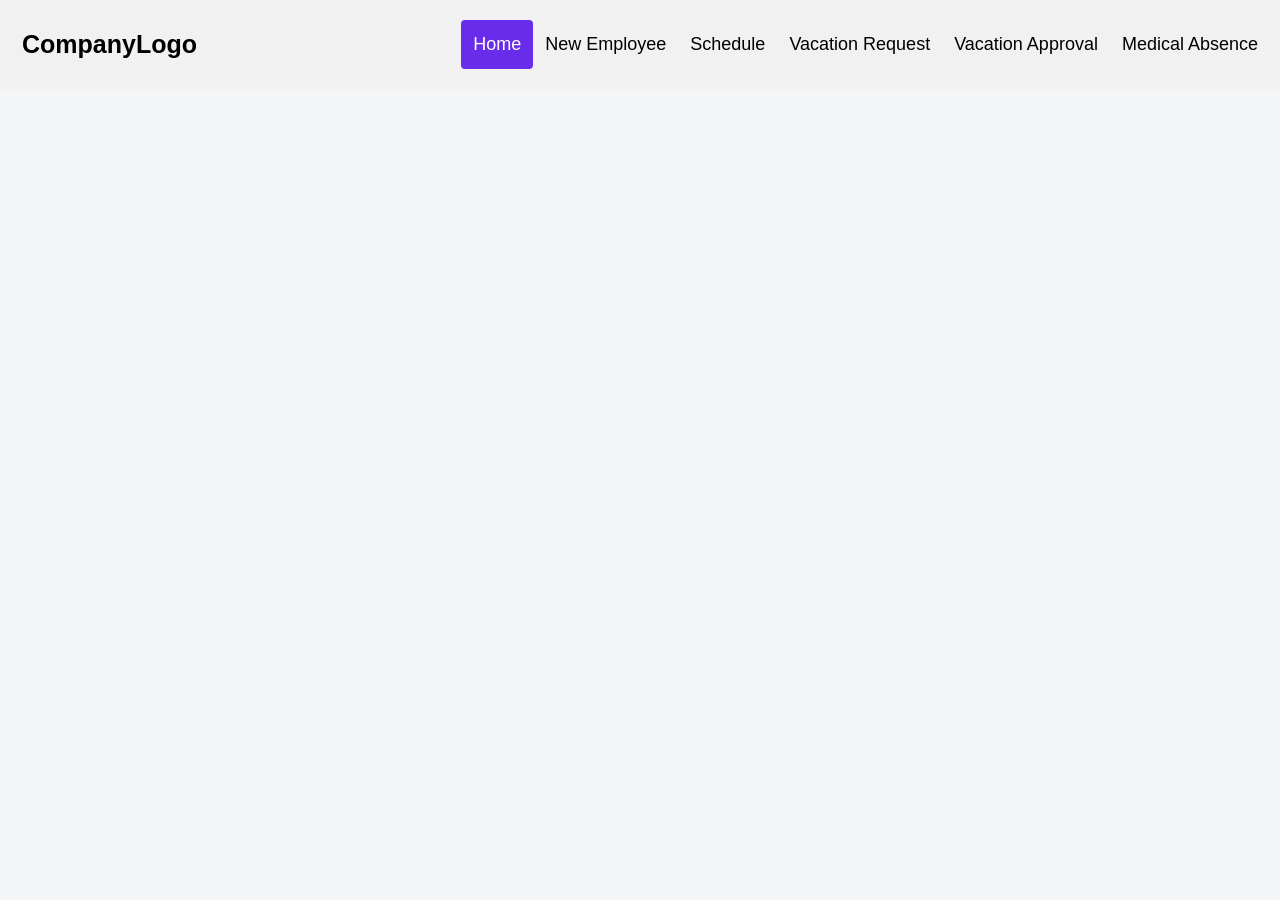
<file: index.html>
<!DOCTYPE html>
<html lang="en">
<head>
    <meta charset="UTF-8">
    <meta name="viewport" content="width=device-width, initial-scale=1.0">
    <title>HR</title>
    <link rel="stylesheet" href="public/style.css">

</head>
<body>

<div class="header">
  <a href="#default" class="logo">CompanyLogo</a>
  <div class="header-right">
    <a class="active" href="index.html">Home</a>
    <a href="public/html/New_Employee.html">New Employee</a>
    <a href="public/html/Schedule.html">Schedule</a>
    <a href="public/html/Vacation_request.html">Vacation Request</a>
    <a href="public/html/VacationApproval.html">Vacation Approval</a>
    <a href="public/html/MedicalAbsence.html">Medical Absence</a>
  </div>
</div>


</body>
</html>
</file>
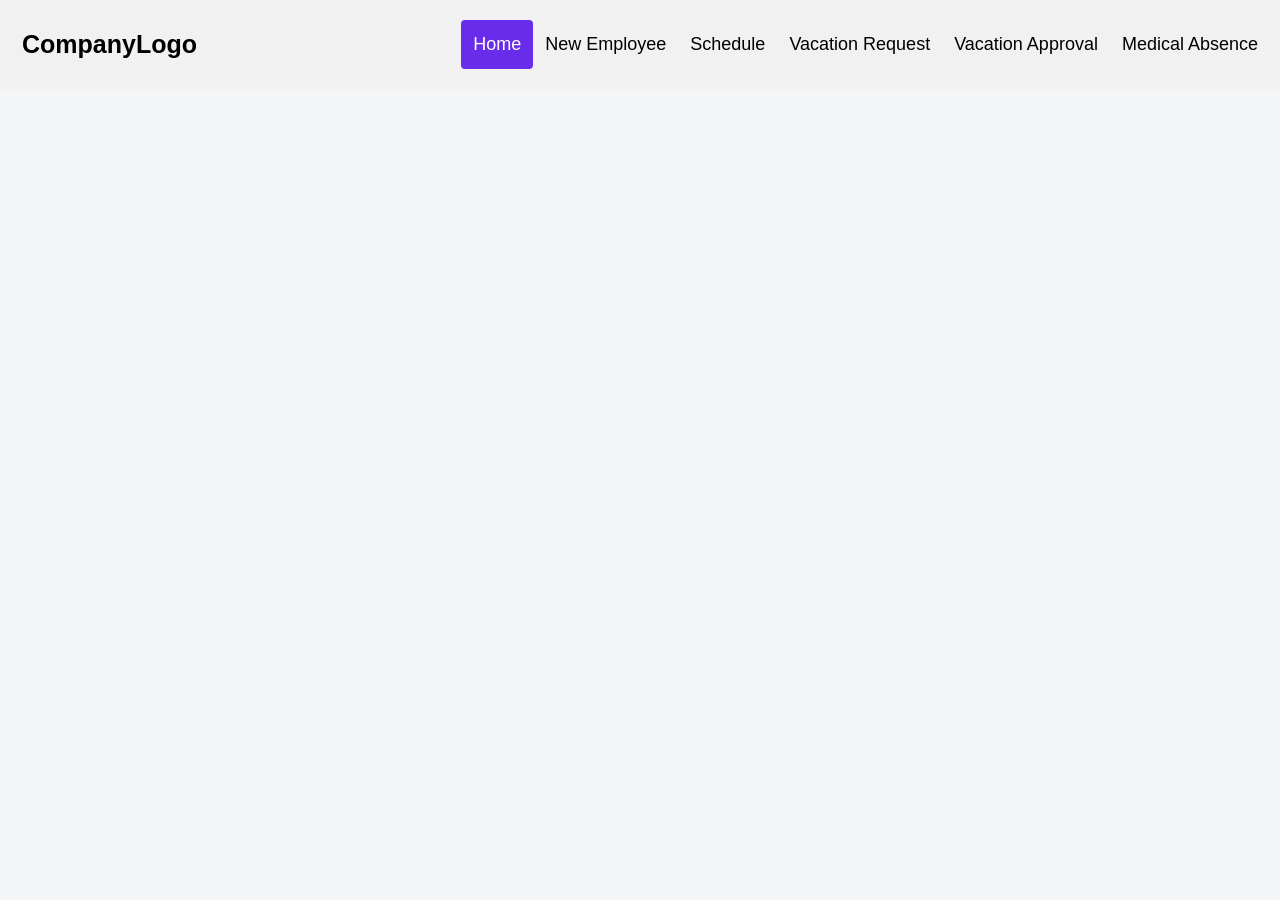
<file: public/main_page.html>
<!DOCTYPE html>
<html lang="en">
<head>
    <meta charset="UTF-8">
    <meta name="viewport" content="width=device-width, initial-scale=1.0">
    <title>HR</title>
    <link rel="stylesheet" href="style.css">

</head>
<body>

<div class="header">
  <a href="#default" class="logo">CompanyLogo</a>
  <div class="header-right">
    <a class="active" href="public/main_page.html">Home</a>
    <a href="html/New_Employee.html">New Employee</a>
    <a href="html/Schedule.html">Schedule</a>
    <a href="html/Vacation_request.html">Vacation Request</a>
    <a href="html/VacationApproval.html">Vacation Approval</a>
    <a href="html/MedicalAbsence.html">Medical Absence</a>
  </div>
</div>


</body>
</html>
</file>
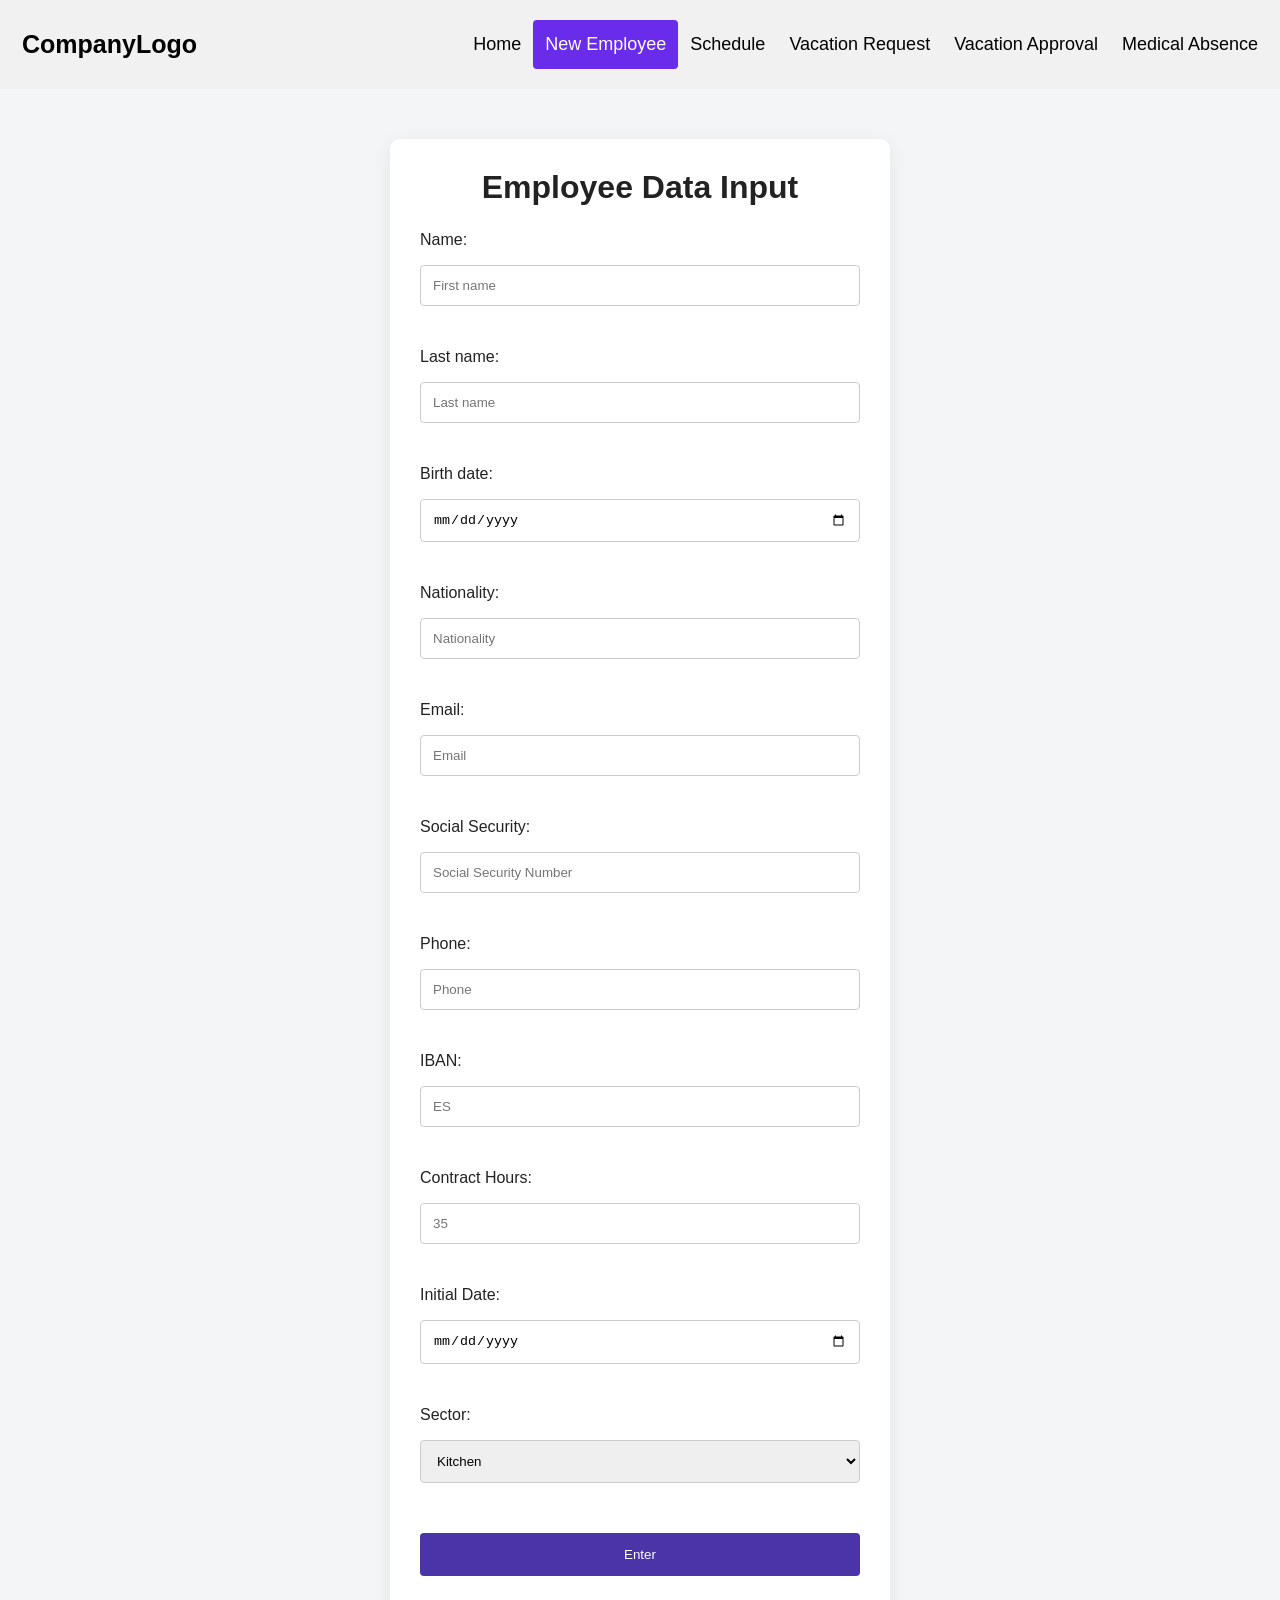
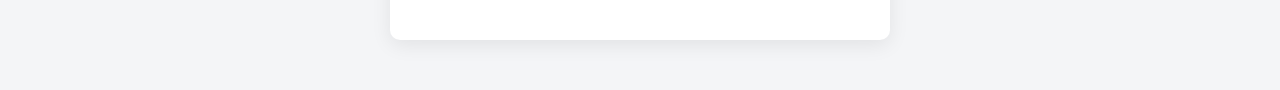
<file: public/html/New_Employee.html>
<!DOCTYPE html>
<html lang="en">
<head>
    <meta charset="UTF-8">
    <meta name="viewport" content="width=device-width, initial-scale=1.0">
    <link rel="stylesheet" href="../style.css">
    
    <title>New Employee</title>
</head>
<body>
	
<div class="header">
  <a href="#default" class="logo">CompanyLogo</a>
  <div class="header-right">
    <a href="../../index.html">Home</a>
    <a class="active" href="New_Employee.html">New Employee</a>
    <a href="Schedule.html">Schedule</a>
    <a href="Vacation_request.html">Vacation Request</a>
    <a href="VacationApproval.html">Vacation Approval</a>
    <a href="MedicalAbsence.html">Medical Absence</a>
  </div>
</div>



    <div class="form_container">

        <h1>Employee Data Input</h1>
        

	<form id="employeeForm">

    <label for="name">Name: </label>
    <input type="text" placeholder="First name" name="first_name" id="first_name" required /><br>
    <label for="name">Last name: </label>
    <input type="text" placeholder="Last name" name="last_name" id="last_name" required /><br>
    <label for="name">Birth date: </label>
    <input type="date" placeholder="" name="birth_date" id="birth_date" required /><br>
    <label for="name">Nationality: </label>
    <input type="text" placeholder="Nationality" name="nationality" id="nationality" required /><br>
    <label for="email">Email: </label>
    <input type="email" placeholder="Email" name="email" id="email" required /><br>
    <label for="ss_num">Social Security: </label>
    <input type="text" placeholder="Social Security Number" name="ss_num" id="ss_num" required /><br>
    <label for="name">Phone: </label>
    <input type="tel" placeholder="Phone" name="Phone" id="Phone" required /><br>
    <label for="name">IBAN: </label>
    <input type="text" placeholder="ES" name="IBAN" id="IBAN" required /><br>
    <label for="name">Contract Hours: </label>
    <input type="text" placeholder="35" name="contract_hours" id="contract_hours" required /><br>
    <label for="name">Initial Date: </label>
    <input type="date" placeholder="" name="initial_date" id="initial_date" required /><br>
    <label for="name">Sector: </label>
        <select id="sector" name="sector">
            <option value="Kitchen">Kitchen</option>
            <option value="Waiter">Waiter</option>
        </select><br>
    

    <input type="submit" value="Enter" /><br>
    </form>
</div>
<script src="../js/config.js"></script>
<script src="../js/NewEmployee.js"></script>
</body>
</html>
</file>
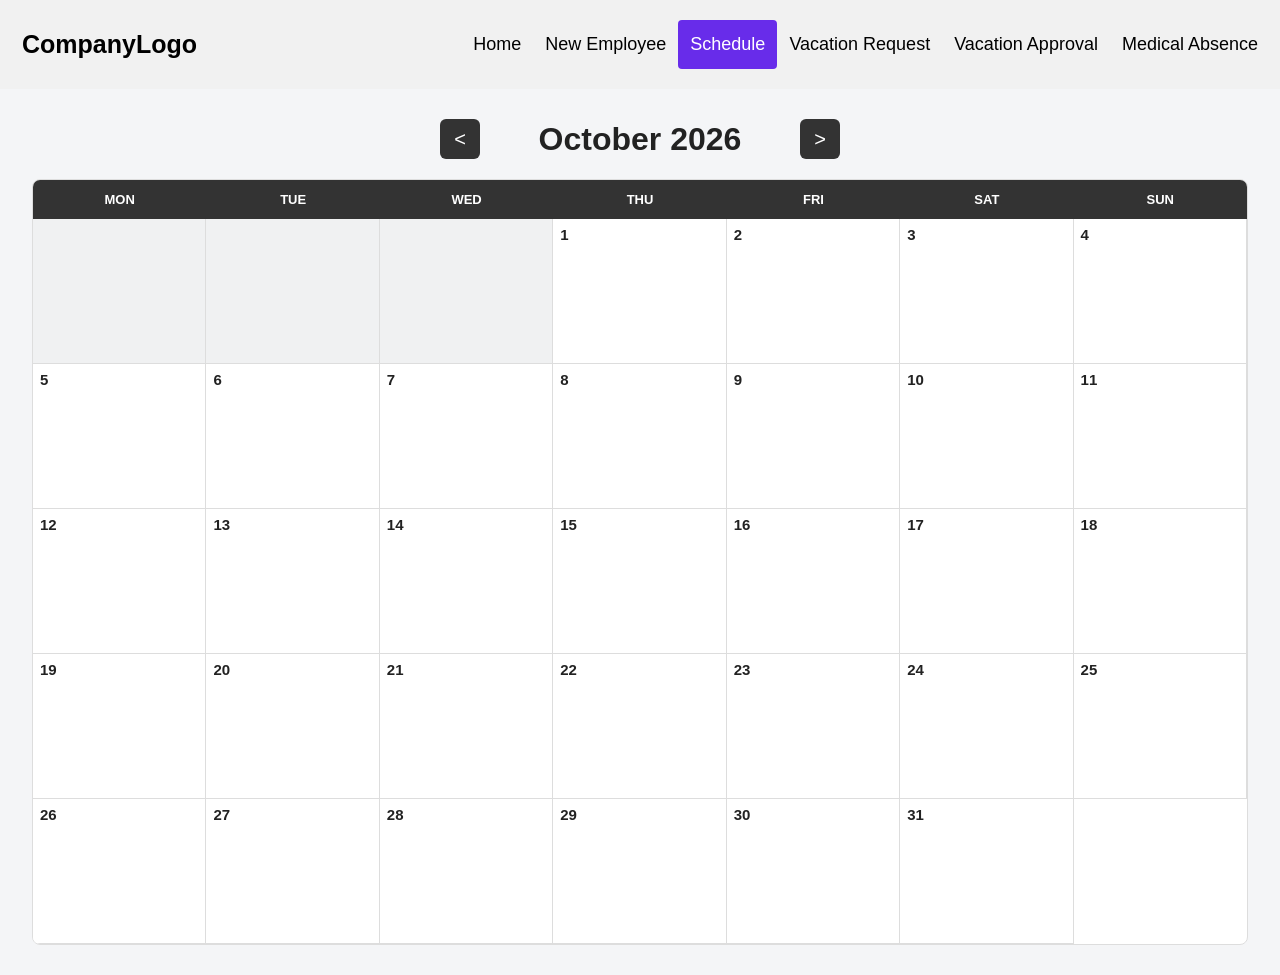
<file: public/html/Schedule.html>
<!DOCTYPE html>
<html lang="en">
<head>
    <meta charset="UTF-8">
    <meta name="viewport" content="width=device-width, initial-scale=1.0">
    <title>Employee Schedule</title>
    <link rel="stylesheet" href="../style.css">
</head>

<body>

<div class="header">
  <a href="#default" class="logo">CompanyLogo</a>
  <div class="header-right">
    <a href="../../index.html">Home</a>
    <a href="New_Employee.html">New Employee</a>
    <a class="active" href="Schedule.html">Schedule</a>
    <a href="Vacation_request.html">Vacation Request</a>
    <a href="VacationApproval.html">Vacation Approval</a>
    <a href="MedicalAbsence.html">Medical Absence</a>
  </div>
</div>



    <div class="schedule-container">

        <div class="schedule-header">
            <button id="prevMonth">&lt;</button>

            <h1 id="monthTitle"></h1>

            <button id="nextMonth">&gt;</button>
        </div>

        <div class="calendar">

            <div class="weekday">MON</div>
            <div class="weekday">TUE</div>
            <div class="weekday">WED</div>
            <div class="weekday">THU</div>
            <div class="weekday">FRI</div>
            <div class="weekday">SAT</div>
            <div class="weekday">SUN</div>

            <div id="calendarDays" class="calendar-days"></div>

        </div>

    </div>


    <!-- EDIT DAY MODAL -->

    <div id="scheduleModal" class="modal">

        <div class="modal-content">

            <div class="modal-header">
                <h2 id="modalDate"></h2>

                <button id="closeModal">&times;</button>
            </div>

            <div id="employeeAssignments"></div>

            <button id="saveSchedule" class="save-button">
                Save
            </button>

        </div>

    </div>

<script src="../js/config.js"></script>
<script src="../js/Schedule.js"></script>

</body>
</html>
</file>
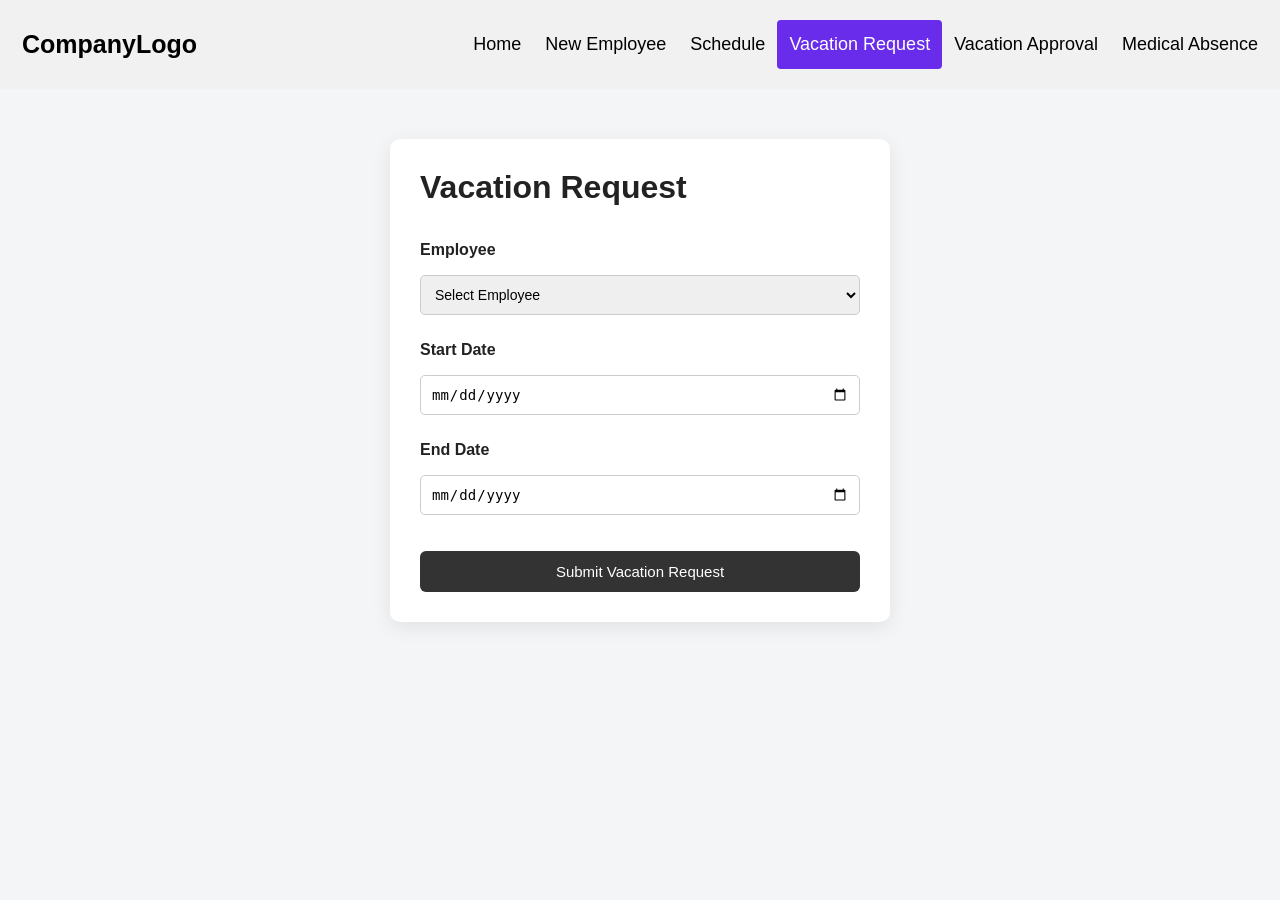
<file: public/html/Vacation_request.html>
<!DOCTYPE html>
<html lang="en">
<head>
    <meta charset="UTF-8">
    <meta name="viewport" content="width=device-width, initial-scale=1.0">
    <title>Vacation Request</title>

    <link rel="stylesheet" href="../style.css">
</head>
<body>

<div class="header">
  <a href="#default" class="logo">CompanyLogo</a>
  <div class="header-right">
    <a href="../../index.html">Home</a>
    <a href="New_Employee.html">New Employee</a>
    <a href="Schedule.html">Schedule</a>
    <a class="active" href="Vacation_request.html">Vacation Request</a>
    <a href="VacationApproval.html">Vacation Approval</a>
    <a href="MedicalAbsence.html">Medical Absence</a>
  </div>
</div>


    <div class="vacation-container">
        <h1>Vacation Request</h1>
        <form id="vacationForm">
            <label for="employee">Employee</label>
            <select id="employee" required>
                <option value="">Select Employee</option>
            </select>
            <label for="startDate"> Start Date </label>
            <input type="date" id="startDate" required>
            <label for="endDate"> End Date </label>
            <input type="date" id="endDate" required>

            <button type="submit"> Submit Vacation Request </button>

         </form>
    </div>
    <script src="../js/config.js"></script>
    <script src="../js/VacationRequest.js"></script>
</body>
</html>
</file>
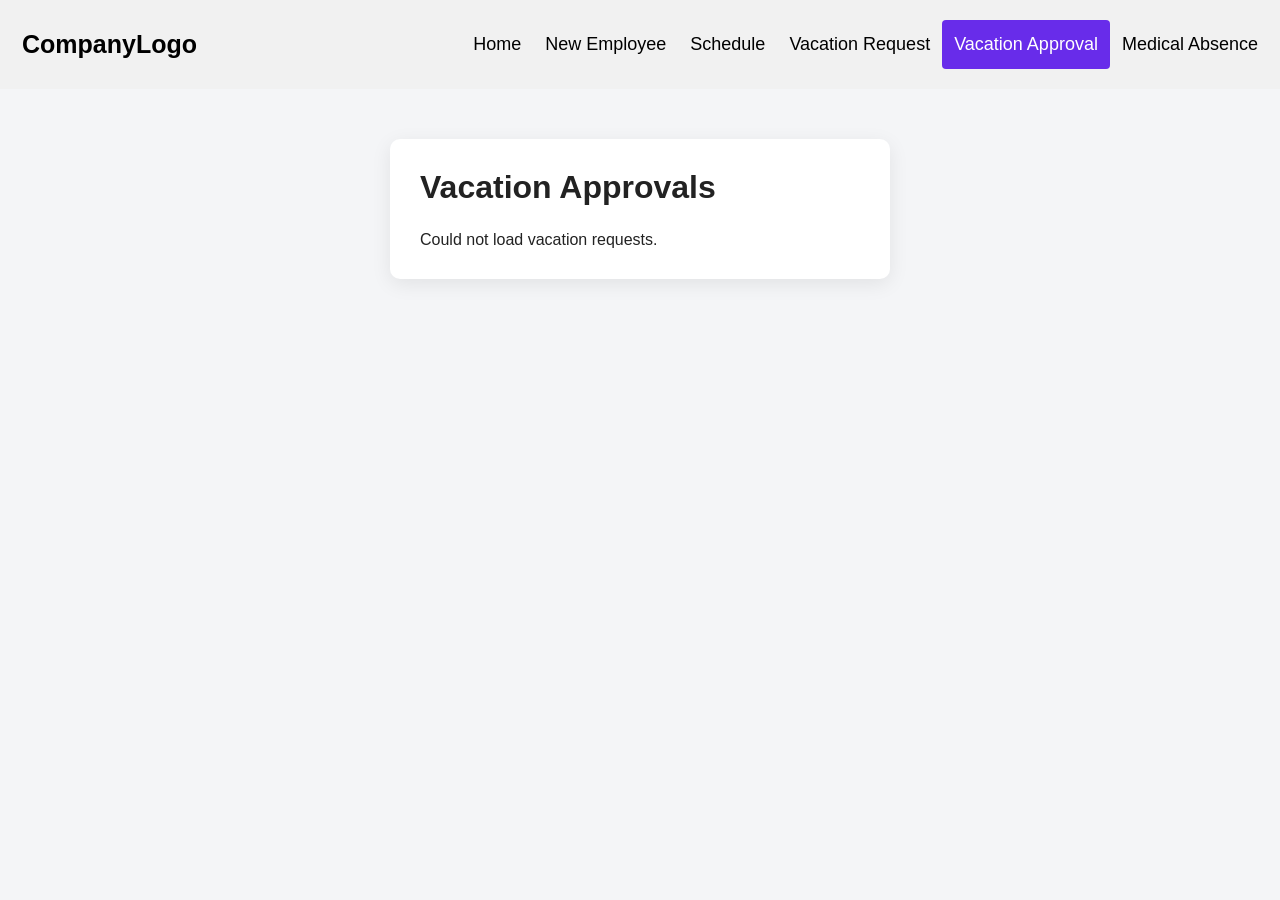
<file: public/html/VacationApproval.html>
<!DOCTYPE html>
<html lang="en">
<head>
    <meta charset="UTF-8">
    <meta name="viewport" content="width=device-width, initial-scale=1.0">
    <title>Vacation Approval</title>

    <link rel="stylesheet" href="../style.css">
</head>

<body>

<div class="header">
  <a href="#default" class="logo">CompanyLogo</a>
  <div class="header-right">
    <a href="../../index.html">Home</a>
    <a href="New_Employee.html">New Employee</a>
    <a href="Schedule.html">Schedule</a>
    <a href="Vacation_request.html">Vacation Request</a>
    <a class="active" href="VacationApproval.html">Vacation Approval</a>
    <a href="MedicalAbsence.html">Medical Absence</a>
  </div>
</div>



    <div class="vacation-container">

        <h1>Vacation Approvals</h1>

        <div id="requestsContainer">
            Loading requests...
        </div>

    </div>
    <script src="../js/config.js"></script>
    <script src="../js/VacationApproval.js"></script>

</body>
</html>

</body>
</html>
</file>
<file: public/style.css>
.form_container {
    width: 90%;
    max-width: 500px;
    margin: 50px auto;
    background: white;
    padding: 30px;
    border-radius: 10px;
    box-shadow: 0 5px 20px rgba(0, 0, 0, 0.08);
}

.form_container h1 {
    margin-top: 0;
    margin-bottom: 25px;
    text-align: center;
}

.form_container form {
    display: flex;
    flex-direction: column;
    gap: 8px;
}

label {display: block;}

input[type=text],[type=date],[type=email],[type=tel], select {
  width: 100%;
  padding: 12px;
  margin: 8px 0;
  display: inline-block;
  border: 1px solid #ccc;
  border-radius: 4px;
  box-sizing: border-box;
}

input[type=submit] {
  width: 100%;
  background-color: #4b34a8;
  color: white;
  padding: 14px;
  margin: 8px 0;
  border: none;
  border-radius: 4px;
  cursor: pointer;
}

input[type=submit]:hover {
  background-color: #5745a0;
}













* {
    box-sizing: border-box;
}

body {
    margin: 0;
    font-family: Arial, sans-serif;
    background: #f4f5f7;
    color: #222;
}

.schedule-container {
    width: 95%;
    max-width: 1400px;
    margin: 30px auto;
}


/* HEADER */

.schedule-header {
    display: flex;
    justify-content: center;
    align-items: center;
    gap: 30px;
    margin-bottom: 20px;
}

.schedule-header h1 {
    margin: 0;
    min-width: 260px;
    text-align: center;
}

.schedule-header button {
    width: 40px;
    height: 40px;
    border: none;
    border-radius: 6px;
    background: #333;
    color: white;
    font-size: 20px;
    cursor: pointer;
}

.schedule-header button:hover {
    background: #555;
}


/* CALENDAR */

.calendar {
    background: white;
    border: 1px solid #ddd;
    border-radius: 8px;
    overflow: hidden;

    display: grid;
    grid-template-columns: repeat(7, 1fr);
}


/* WEEKDAYS */

.weekday {
    background: #333;
    color: white;
    text-align: center;
    padding: 12px 5px;
    font-weight: bold;
    font-size: 13px;
}


/* DAYS */

.calendar-days {
    grid-column: 1 / -1;

    display: grid;
    grid-template-columns: repeat(7, 1fr);
}

.day {
    min-height: 145px;
    border-right: 1px solid #ddd;
    border-bottom: 1px solid #ddd;
    padding: 7px;

    cursor: pointer;

    background: white;
}

.day:hover {
    background: #f8f9fa;
}

.day.empty {
    background: #f0f1f2;
    cursor: default;
}


/* DATE NUMBER */

.date-number {
    font-weight: bold;
    font-size: 15px;
    margin-bottom: 8px;
}


/* EMPLOYEE ASSIGNMENT */

.assignment {
    font-size: 12px;
    padding: 4px 5px;
    margin-bottom: 4px;

    background: #e9edf2;
    border-radius: 4px;

    white-space: nowrap;
    overflow: hidden;
    text-overflow: ellipsis;
}



/* MODAL */

.modal {
    display: none;

    position: fixed;
    inset: 0;

    background: rgba(0, 0, 0, 0.45);

    justify-content: center;
    align-items: center;

    padding: 20px;
}

.modal.show {
    display: flex;
}


.modal-content {
    width: 100%;
    max-width: 600px;

    background: white;
    border-radius: 10px;

    padding: 25px;

    box-shadow: 0 10px 30px rgba(0, 0, 0, 0.2);
}


.modal-header {
    display: flex;
    justify-content: space-between;
    align-items: center;

    margin-bottom: 20px;
}

.modal-header h2 {
    margin: 0;
}

.modal-header button {
    border: none;
    background: none;

    font-size: 28px;
    cursor: pointer;
}


/* EMPLOYEE ROW */

.employee-row {
    display: flex;
    justify-content: space-between;
    align-items: center;

    padding: 12px 0;

    border-bottom: 1px solid #eee;
}

.employee-name {
    display: flex;
    flex-direction: column;
    gap: 3px;
}

.employee-name span {
    font-size: 12px;
    color: #777;
}

.employee-row select {
    width: 160px;

    padding: 8px;

    border: 1px solid #ccc;
    border-radius: 5px;

    background: white;
}


/* SAVE */

.save-button {
    width: 100%;

    margin-top: 20px;

    padding: 12px;

    border: none;
    border-radius: 6px;

    background: #333;
    color: white;

    font-size: 15px;

    cursor: pointer;
}

.save-button:hover {
    background: #555;
}


/* SMALLER SCREENS */

@media (max-width: 900px) {

    .day {
        min-height: 120px;
        padding: 5px;
    }

    .assignment {
        font-size: 10px;
    }

    .weekday {
        font-size: 11px;
    }
}

.assignment.kitchen {
    background: #fff3b0;
}

.assignment.waiter {
    background: #ffd6a5;
}

.assignment.off {
    background: #f1f1f1;
    color: #777;
}



/* VACATION FORM */


.vacation-container {
    width: 90%;
    max-width: 500px;
    margin: 50px auto;
    background: white;
    padding: 30px;
    border-radius: 10px;
    box-shadow: 0 5px 20px rgba(0, 0, 0, 0.08);
}

.vacation-container h1 {
    margin-top: 0;
    margin-bottom: 25px;
}

.vacation-container form {
    display: flex;
    flex-direction: column;
    gap: 8px;
}

.vacation-container label {
    font-weight: bold;
    margin-top: 10px;
}

.vacation-container select,
.vacation-container input {
    padding: 10px;
    border: 1px solid #ccc;
    border-radius: 5px;
    font-size: 14px;
}

.vacation-container button {
    margin-top: 20px;
    padding: 12px;
    border: none;
    border-radius: 6px;
    background: #333;
    color: white;
    font-size: 15px;
    cursor: pointer;
}

.vacation-container button:hover {
    background: #555;
}

/* Vacation approvals */

.vacation-request {
    border: 1px solid #ddd;
    border-radius: 6px;
    padding: 15px;
    margin-bottom: 10px;
    background: #f8f9fa;
}

.vacation-request strong {
    display: block;
    margin-bottom: 8px;
    font-size: 16px;
}

.vacation-request div {
    margin-top: 5px;
    font-size: 14px;
}
.vacation-actions {
    display: flex;
    gap: 10px;
    margin-top: 15px;
}

.vacation-actions button {
    padding: 8px 14px;
    border: none;
    border-radius: 5px;
    cursor: pointer;
    color: white;
}

.approve-button {
    background: #4caf50;
}

.approve-button:hover {
    background: #388e3c;
}

.reject-button {
    background: #d9534f;
}

.reject-button:hover {
    background: #c9302c;
}

.assignment.absence {
    background: #d9d9d9;
    color: #555;
}

/* HEADER */
* {box-sizing: border-box;}

body { 
  margin: 0;
  font-family: Arial, Helvetica, sans-serif;
}

.header {
  overflow: hidden;
  background-color: #f1f1f1;
  padding: 20px 10px;
}

.header a {
  float: left;
  color: black;
  text-align: center;
  padding: 12px;
  text-decoration: none;
  font-size: 18px; 
  line-height: 25px;
  border-radius: 4px;
}

.header a.logo {
  font-size: 25px;
  font-weight: bold;
}

.header a:hover {
  background-color: #ddd;
  color: black;
}

.header a.active {
  background-color: rgb(104, 44, 234);
  color: white;
}

.header-right {
  float: right;
}

@media screen and (max-width: 500px) {
  .header a {
    float: none;
    display: block;
    text-align: left;
  }
  
  .header-right {
    float: none;
  }
}
</file>
